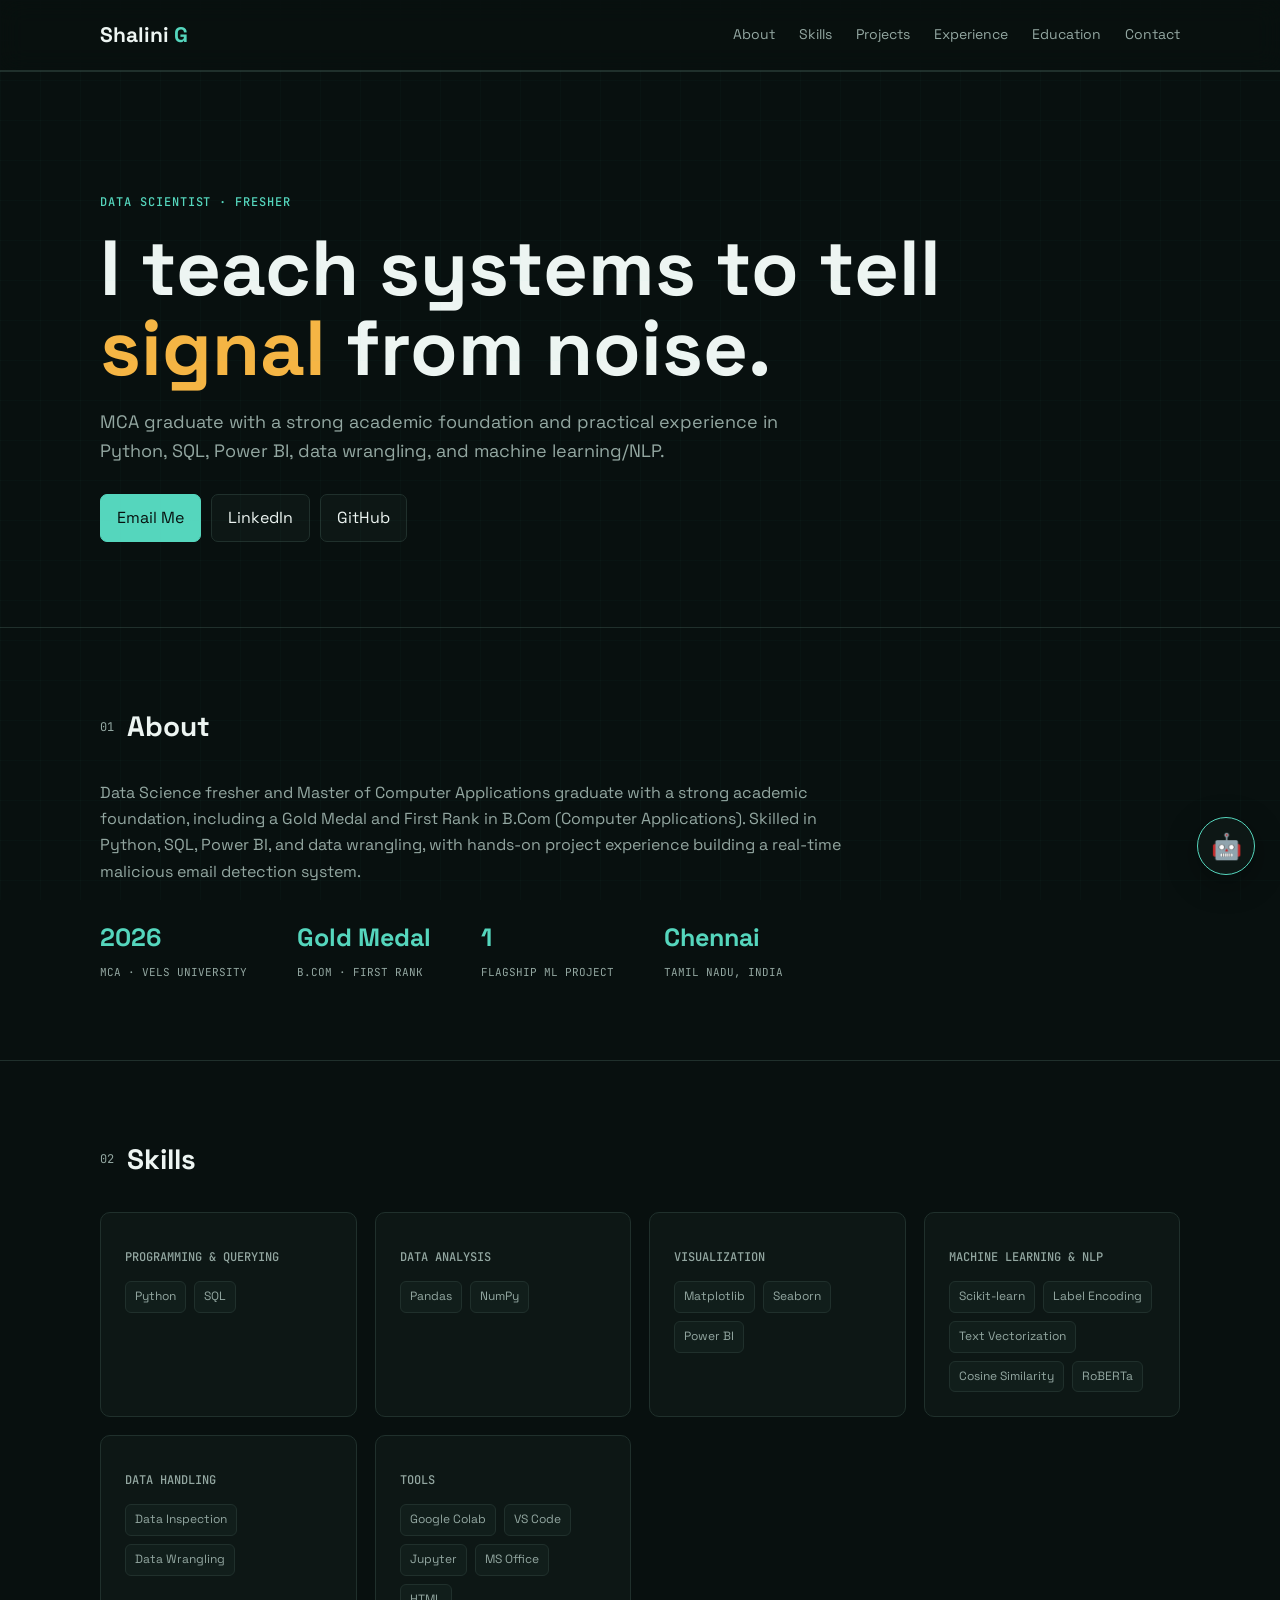
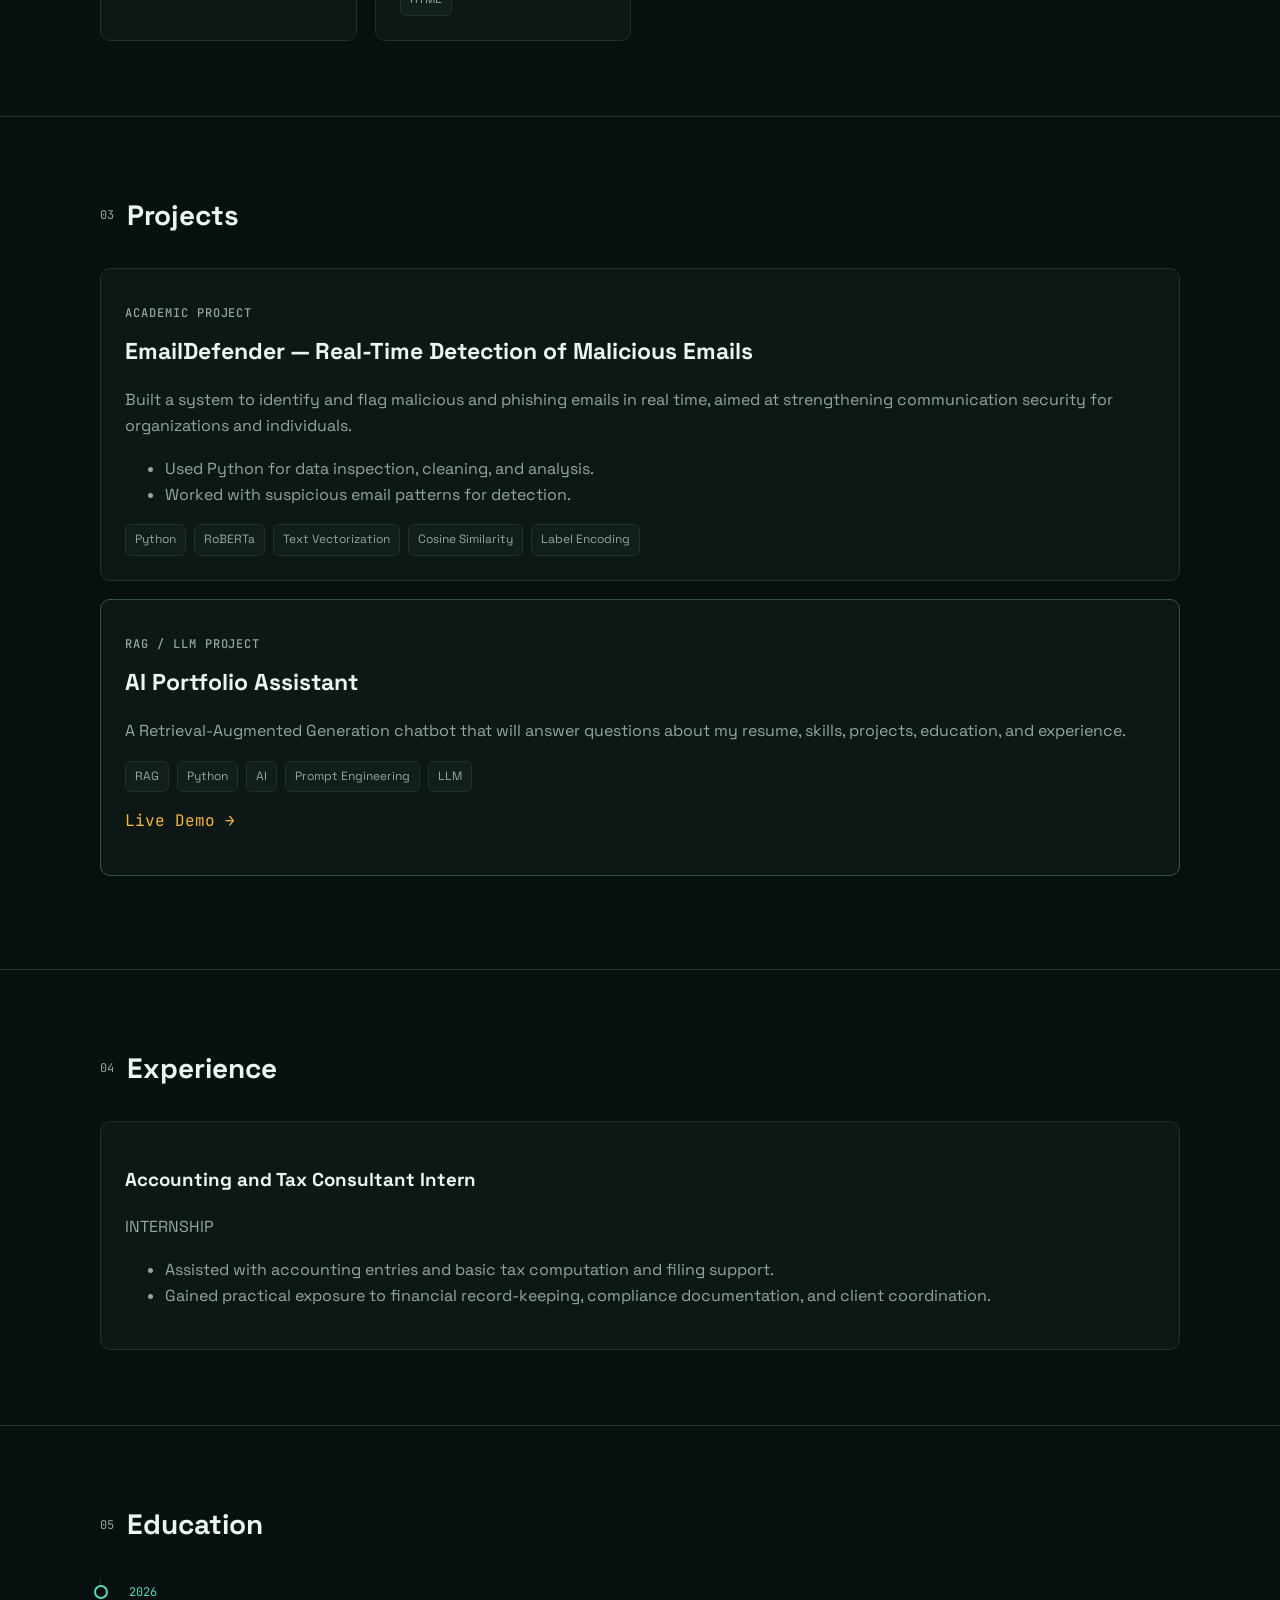
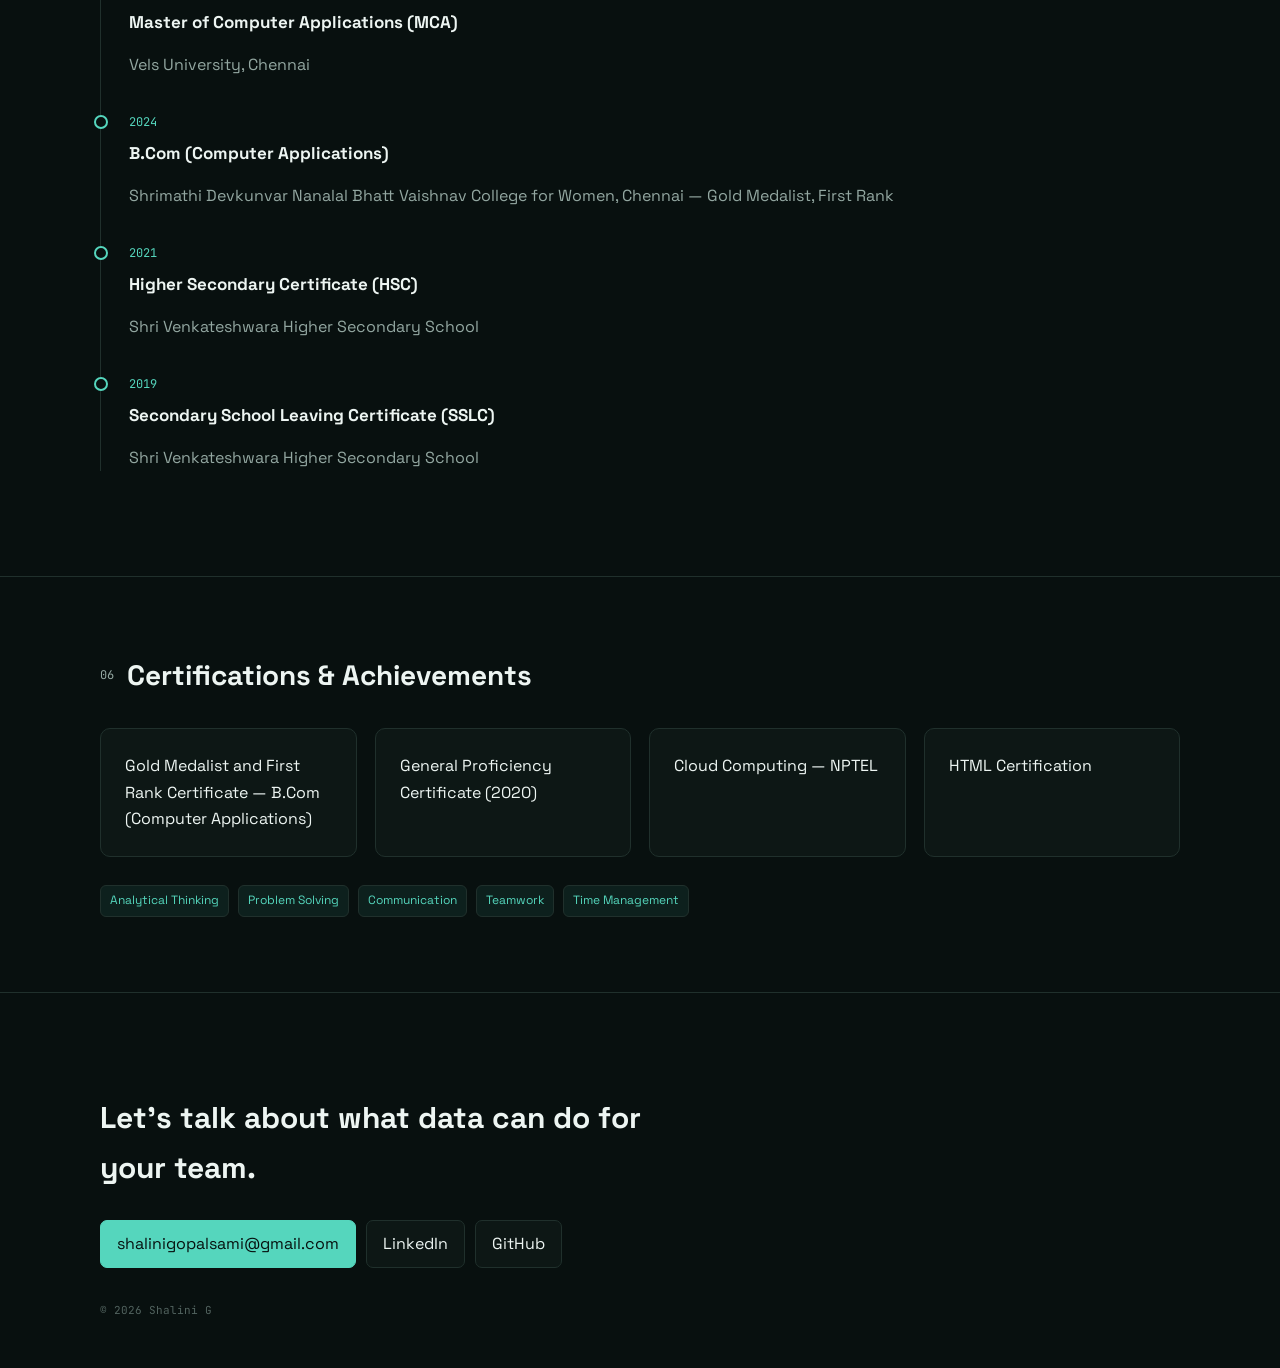
<file: index.html>
<!DOCTYPE html>
<html lang="en">
<head>
  <meta charset="UTF-8">
  <meta name="viewport" content="width=device-width, initial-scale=1.0">
  <title>Shalini G | Data Scientist</title>
  <link rel="stylesheet" href="style.css">
</head>
<body>
  <header class="navbar">
    <div class="container nav-inner">
      <a class="logo" href="#home">Shalini <span>G</span></a>
      <nav>
        <a href="#about">About</a>
        <a href="#skills">Skills</a>
        <a href="#projects">Projects</a>
        <a href="#experience">Experience</a>
        <a href="#education">Education</a>
        <a href="#contact">Contact</a>
      </nav>
    </div>
  </header>

  <main>
    <section id="home" class="hero">
      <div class="container">
        <p class="eyebrow">DATA SCIENTIST · FRESHER</p>
        <h1>I teach systems to tell <em>signal</em> from noise.</h1>
        <p class="hero-text">
          MCA graduate with a strong academic foundation and practical experience
          in Python, SQL, Power BI, data wrangling, and machine learning/NLP.
        </p>
        <div class="buttons">
          <a class="btn primary" href="mailto:shalinigopalsami@gmail.com">Email Me</a>
          <a class="btn" href="https://www.linkedin.com/in/shalini-g-950533277" target="_blank">LinkedIn</a>
          <a class="btn" href="https://github.com/shalini27831" target="_blank">GitHub</a>
        </div>
      </div>
    </section>

    <section id="about">
      <div class="container">
        <div class="section-title"><span>01</span><h2>About</h2></div>
        <p class="wide">
          Data Science fresher and Master of Computer Applications graduate with
          a strong academic foundation, including a Gold Medal and First Rank in
          B.Com (Computer Applications). Skilled in Python, SQL, Power BI, and
          data wrangling, with hands-on project experience building a real-time
          malicious email detection system.
        </p>
        <div class="stats">
          <div><strong>2026</strong><small>MCA · VELS UNIVERSITY</small></div>
          <div><strong>Gold Medal</strong><small>B.COM · FIRST RANK</small></div>
          <div><strong>1</strong><small>FLAGSHIP ML PROJECT</small></div>
          <div><strong>Chennai</strong><small>TAMIL NADU, INDIA</small></div>
        </div>
      </div>
    </section>

    <section id="skills">
      <div class="container">
        <div class="section-title"><span>02</span><h2>Skills</h2></div>
        <div class="cards">
          <article class="card"><h3>Programming & Querying</h3><div class="chips"><span>Python</span><span>SQL</span></div></article>
          <article class="card"><h3>Data Analysis</h3><div class="chips"><span>Pandas</span><span>NumPy</span></div></article>
          <article class="card"><h3>Visualization</h3><div class="chips"><span>Matplotlib</span><span>Seaborn</span><span>Power BI</span></div></article>
          <article class="card"><h3>Machine Learning & NLP</h3><div class="chips"><span>Scikit-learn</span><span>Label Encoding</span><span>Text Vectorization</span><span>Cosine Similarity</span><span>RoBERTa</span></div></article>
          <article class="card"><h3>Data Handling</h3><div class="chips"><span>Data Inspection</span><span>Data Wrangling</span></div></article>
          <article class="card"><h3>Tools</h3><div class="chips"><span>Google Colab</span><span>VS Code</span><span>Jupyter</span><span>MS Office</span><span>HTML</span></div></article>
        </div>
      </div>
    </section>

    <section id="projects">
      <div class="container">
        <div class="section-title"><span>03</span><h2>Projects</h2></div>
        <article class="project-card">
          <p class="label">ACADEMIC PROJECT</p>
          <h3>EmailDefender — Real-Time Detection of Malicious Emails</h3>
          <p>
            Built a system to identify and flag malicious and phishing emails in
            real time, aimed at strengthening communication security for
            organizations and individuals.
          </p>
          <ul>
            <li>Used Python for data inspection, cleaning, and analysis.</li>
            <li>Worked with suspicious email patterns for detection.</li>
          </ul>
          <div class="chips"><span>Python</span><span>RoBERTa</span><span>Text Vectorization</span><span>Cosine Similarity</span><span>Label Encoding</span></div>
        </article>

        <article class="project-card coming-soon">
          <p class="label">RAG / LLM PROJECT</p>
          <h3>AI Portfolio Assistant</h3>
          <p>
            A Retrieval-Augmented Generation chatbot that will answer questions
            about my resume, skills, projects, education, and experience.
          </p>
          <div class="chips"><span>RAG</span><span>Python</span><span>AI</span><span>Prompt Engineering</span><span>LLM</span></div>
          <p class="status">Live Demo →</p>
        </article>
      </div>
    </section>

    <section id="experience">
      <div class="container">
        <div class="section-title"><span>04</span><h2>Experience</h2></div>
        <article class="role">
          <h3>Accounting and Tax Consultant Intern</h3>
          <p class="muted">INTERNSHIP</p>
          <ul>
            <li>Assisted with accounting entries and basic tax computation and filing support.</li>
            <li>Gained practical exposure to financial record-keeping, compliance documentation, and client coordination.</li>
          </ul>
        </article>
      </div>
    </section>

    <section id="education">
      <div class="container">
        <div class="section-title"><span>05</span><h2>Education</h2></div>
        <div class="timeline">
          <div><b>2026</b><h3>Master of Computer Applications (MCA)</h3><p>Vels University, Chennai</p></div>
          <div><b>2024</b><h3>B.Com (Computer Applications)</h3><p>Shrimathi Devkunvar Nanalal Bhatt Vaishnav College for Women, Chennai — Gold Medalist, First Rank</p></div>
          <div><b>2021</b><h3>Higher Secondary Certificate (HSC)</h3><p>Shri Venkateshwara Higher Secondary School</p></div>
          <div><b>2019</b><h3>Secondary School Leaving Certificate (SSLC)</h3><p>Shri Venkateshwara Higher Secondary School</p></div>
        </div>
      </div>
    </section>

    <section id="achievements">
      <div class="container">
        <div class="section-title"><span>06</span><h2>Certifications & Achievements</h2></div>
        <div class="cards">
          <article class="card">Gold Medalist and First Rank Certificate — B.Com (Computer Applications)</article>
          <article class="card">General Proficiency Certificate (2020)</article>
          <article class="card">Cloud Computing — NPTEL</article>
          <article class="card">HTML Certification</article>
        </div>
        <div class="soft">
          <span>Analytical Thinking</span><span>Problem Solving</span><span>Communication</span><span>Teamwork</span><span>Time Management</span>
        </div>
      </div>
    </section>
  </main>

  <footer id="contact">
    <div class="container">
      <h2>Let's talk about what data can do for your team.</h2>
      <div class="buttons">
        <a class="btn primary" href="mailto:shalinigopalsami@gmail.com">shalinigopalsami@gmail.com</a>
        <a class="btn" href="https://www.linkedin.com/in/shalini-g-950533277" target="_blank">LinkedIn</a>
        <a class="btn" href="https://github.com/shalini27831" target="_blank">GitHub</a>
      </div>
      <p class="copyright">© 2026 Shalini G</p>
    </div>
  </footer>

  <!-- RAG chatbot will be connected here later. -->
  <button id="chatButton" class="chat-button" aria-label="Open AI Portfolio Assistant">🤖</button>

<div id="chatWindow" class="chat-window" style="display: none;">
  <div class="chat-header">
    <span>🤖 Ask Shalini</span>
    <button id="closeChat">×</button>
  </div>

  <div id="chatMessages" class="chat-messages">
    <div class="bot-message">
      Hi! I'm Shalini's AI portfolio assistant. Ask me about my skills, projects, education, or experience.
    </div>
  </div>

  <div class="chat-input-area">
    <input
      type="text"
      id="chatInput"
      placeholder="Ask me something..."
    />
    <button id="sendMessage">Send</button>
  </div>
</div>

<script src="script.js"></script>
</body>
</html>
</file>
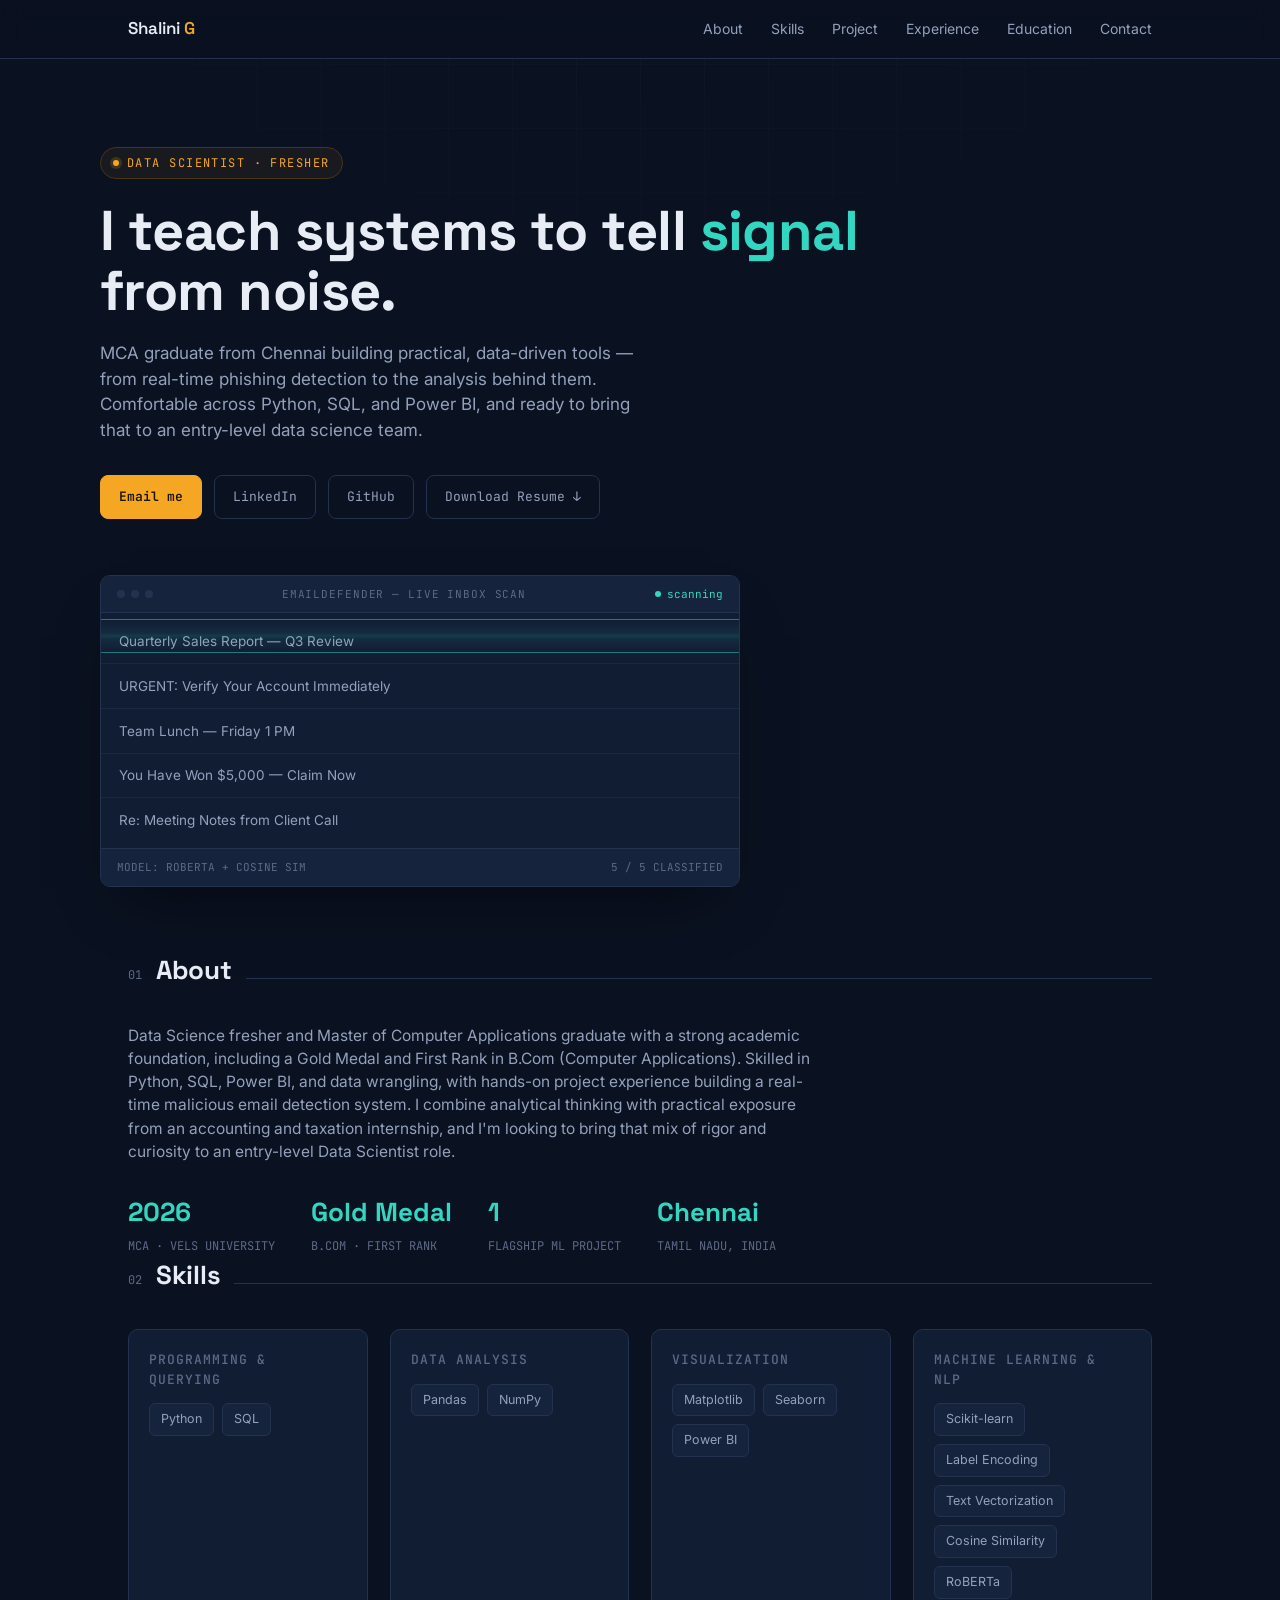
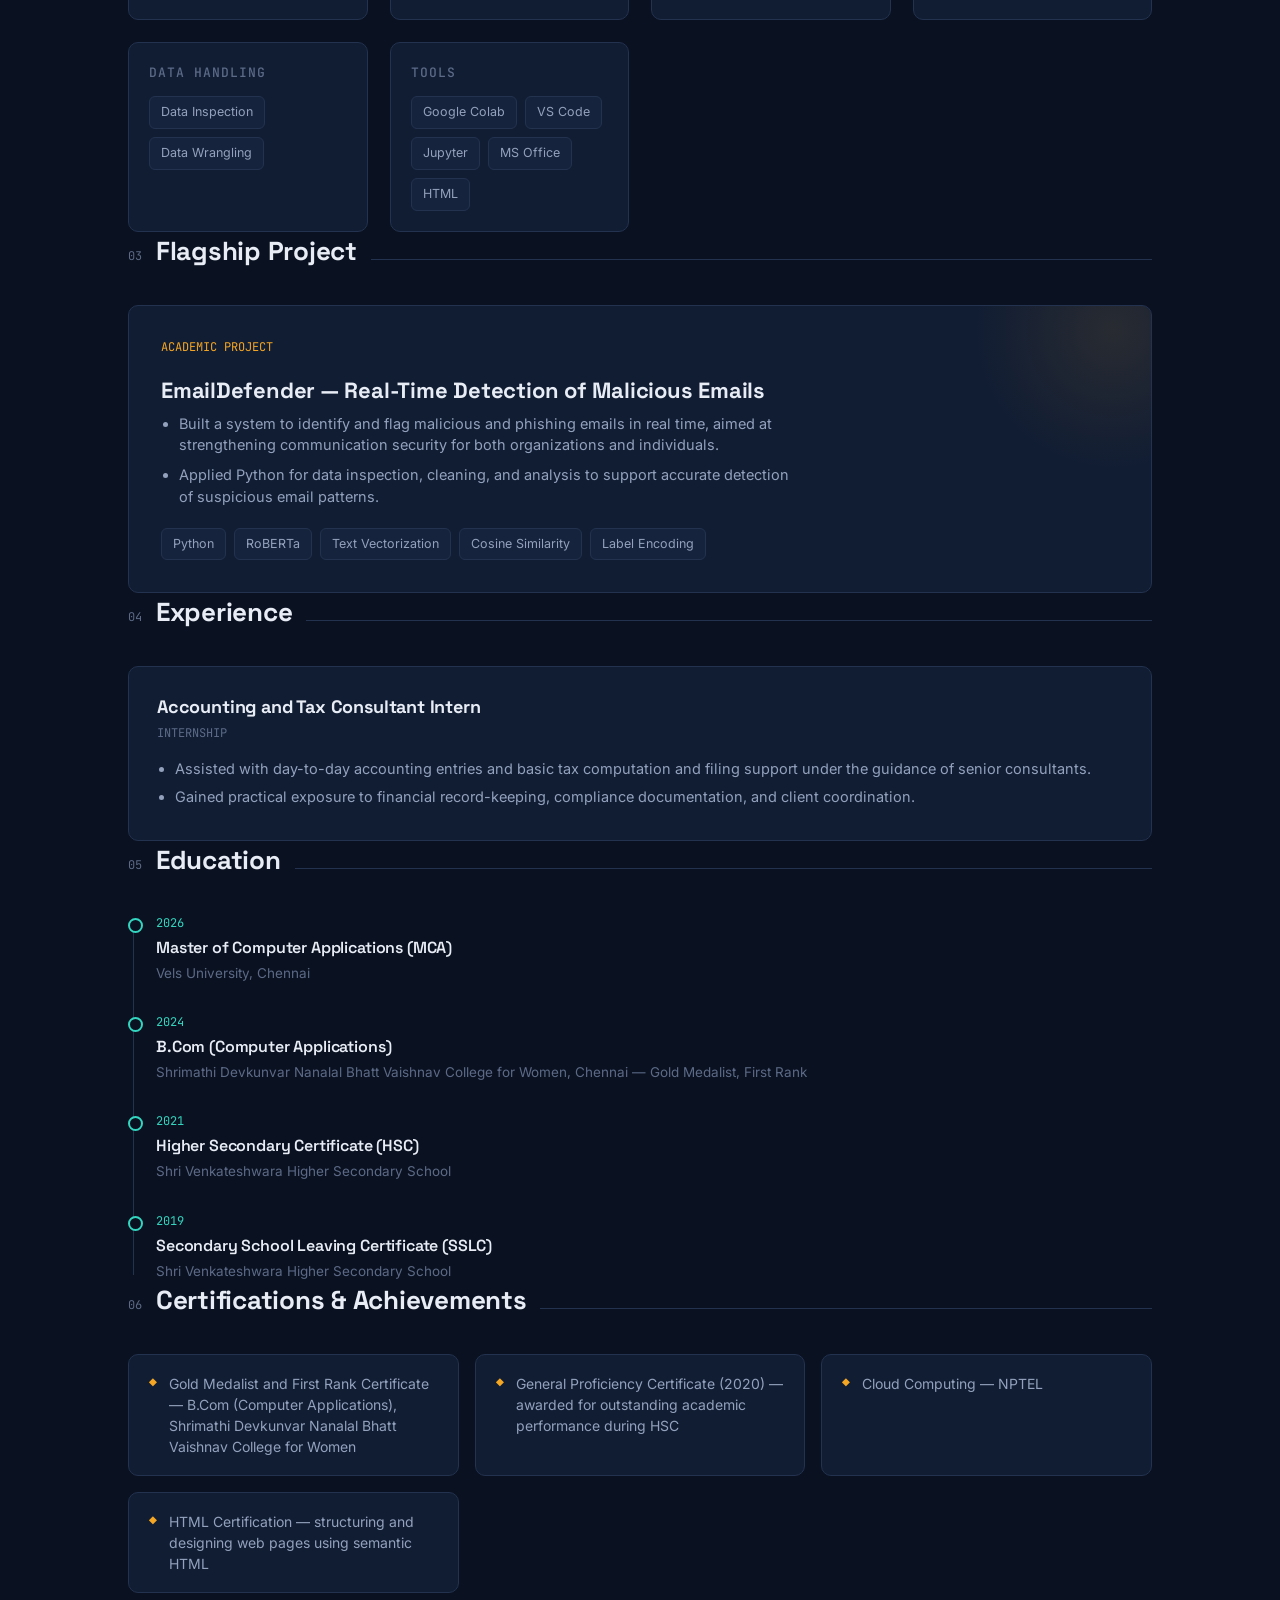
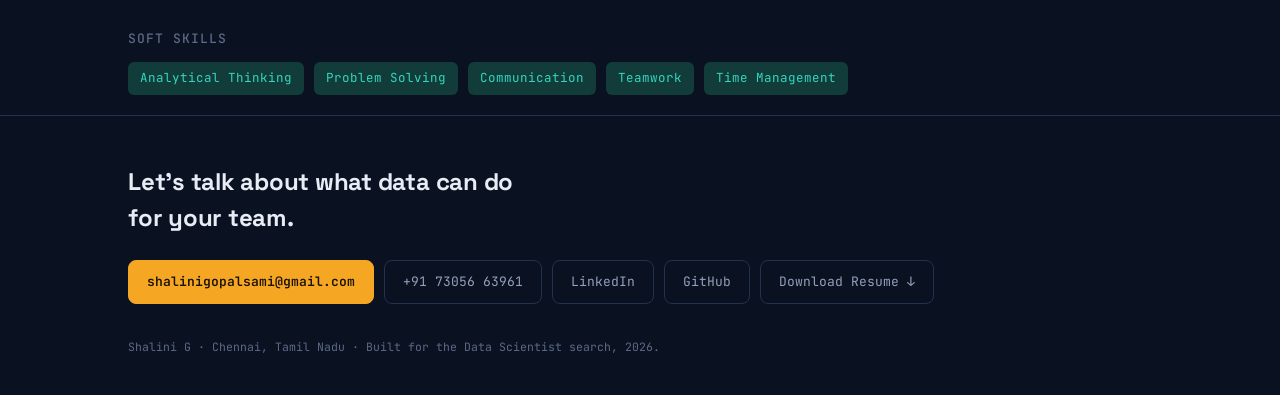
<file: Shalini_G_Portfolio (4).html>
<!DOCTYPE html>
<html lang="en">
<head>
<meta charset="UTF-8">
<meta name="viewport" content="width=device-width, initial-scale=1.0">
<title>Shalini G — Data Scientist</title>
<link rel="preconnect" href="https://fonts.googleapis.com">
<link rel="preconnect" href="https://fonts.gstatic.com" crossorigin>
<link href="https://fonts.googleapis.com/css2?family=Space+Grotesk:wght@400;500;600;700&family=Inter:wght@400;500;600&family=JetBrains+Mono:wght@400;500;600&display=swap" rel="stylesheet">
<style>
  :root{
    --bg:        #0A1120;
    --bg-soft:   #0E1729;
    --panel:     #111D33;
    --panel-2:   #16233D;
    --line:      #23324F;
    --text:      #E7ECF5;
    --text-dim:  #93A1BC;
    --text-mute: #5C6A87;
    --amber:     #F5A623;
    --amber-dim: #4A3416;
    --teal:      #33D6C0;
    --teal-dim:  #123C39;
    --radius:    10px;
    --maxw:      1080px;
  }

  *{box-sizing:border-box;}
  html{scroll-behavior:smooth;}
  body{
    margin:0;
    background:var(--bg);
    color:var(--text);
    font-family:'Inter', sans-serif;
    -webkit-font-smoothing:antialiased;
    line-height:1.5;
  }
  @media (prefers-reduced-motion: reduce){
    *{animation-duration:.001ms !important; animation-iteration-count:1 !important; transition-duration:.001ms !important;}
  }

  a{color:inherit;}
  .wrap{max-width:var(--maxw); margin:0 auto; padding:0 28px;}

  h1,h2,h3{font-family:'Space Grotesk', sans-serif; margin:0; letter-spacing:-0.01em;}
  .mono{font-family:'JetBrains Mono', monospace;}

  /* ---------- background texture ---------- */
  .grid-fade{
    position:fixed; inset:0; z-index:-1;
    background-image:
      linear-gradient(var(--line) 1px, transparent 1px),
      linear-gradient(90deg, var(--line) 1px, transparent 1px);
    background-size:64px 64px;
    opacity:.16;
    mask-image: radial-gradient(ellipse 90% 60% at 50% 0%, black 10%, transparent 75%);
  }

  /* ---------- nav ---------- */
  header{
    position:sticky; top:0; z-index:50;
    background:rgba(10,17,32,.82);
    backdrop-filter:blur(10px);
    border-bottom:1px solid var(--line);
  }
  nav.wrap{
    display:flex; align-items:center; justify-content:space-between;
    padding-top:16px; padding-bottom:16px;
  }
  .logo{font-family:'Space Grotesk'; font-weight:600; font-size:17px;}
  .logo span{color:var(--amber);}
  .navlinks{display:flex; gap:28px; font-size:14px; color:var(--text-dim);}
  .navlinks a{text-decoration:none; transition:color .15s;}
  .navlinks a:hover, .navlinks a:focus-visible{color:var(--text); outline:none;}
  .navlinks a:focus-visible{text-decoration:underline;}

  /* ---------- hero ---------- */
  .hero{padding:88px 0 64px;}
  .eyebrow{
    display:inline-flex; align-items:center; gap:8px;
    font-family:'JetBrains Mono'; font-size:12px; letter-spacing:.12em;
    color:var(--amber); text-transform:uppercase;
    border:1px solid var(--amber-dim); background:rgba(245,166,35,.06);
    padding:6px 12px; border-radius:100px; margin-bottom:22px;
  }
  .eyebrow::before{content:''; width:6px; height:6px; border-radius:50%; background:var(--amber); box-shadow:0 0 0 3px rgba(245,166,35,.18);}
  .hero h1{
    font-size:clamp(34px, 5vw, 56px); font-weight:700; line-height:1.08; max-width:820px;
  }
  .hero h1 em{font-style:normal; color:var(--teal);}
  .hero p.lead{
    margin-top:20px; max-width:560px; font-size:17px; color:var(--text-dim);
  }
  .hero-actions{display:flex; gap:12px; flex-wrap:wrap; margin-top:32px;}
  .btn{
    font-family:'JetBrains Mono'; font-size:13px; padding:11px 18px; border-radius:8px;
    text-decoration:none; display:inline-flex; align-items:center; gap:8px;
    border:1px solid var(--line); transition:border-color .15s, transform .15s, background .15s;
  }
  .btn:focus-visible{outline:2px solid var(--teal); outline-offset:2px;}
  .btn-primary{background:var(--amber); color:#1B1206; border-color:var(--amber); font-weight:600;}
  .btn-primary:hover{transform:translateY(-1px); background:#ffb948;}
  .btn-ghost{color:var(--text-dim);}
  .btn-ghost:hover{border-color:var(--teal); color:var(--text); transform:translateY(-1px);}

  /* ---------- signature widget: email scanner ---------- */
  .scanner{
    margin-top:56px; max-width:640px;
    background:var(--panel); border:1px solid var(--line); border-radius:var(--radius);
    overflow:hidden; box-shadow:0 30px 60px -30px rgba(0,0,0,.6);
  }
  .scanner-bar{
    display:flex; align-items:center; justify-content:space-between;
    padding:10px 16px; border-bottom:1px solid var(--line); background:var(--panel-2);
  }
  .scanner-bar .dots{display:flex; gap:6px;}
  .scanner-bar .dots span{width:8px; height:8px; border-radius:50%; background:var(--line);}
  .scanner-title{font-family:'JetBrains Mono'; font-size:11px; color:var(--text-mute); letter-spacing:.08em; text-transform:uppercase;}
  .scanner-live{font-family:'JetBrains Mono'; font-size:11px; color:var(--teal); display:flex; align-items:center; gap:6px;}
  .scanner-live::before{content:''; width:6px; height:6px; border-radius:50%; background:var(--teal); animation:pulse 1.6s infinite;}
  @keyframes pulse{0%,100%{opacity:1;}50%{opacity:.3;}}

  .scanner-body{position:relative; padding:6px 0;}
  .scan-line{
    position:absolute; left:0; right:0; height:34px;
    background:linear-gradient(180deg, transparent, rgba(51,214,192,.08) 40%, rgba(51,214,192,.16) 50%, rgba(51,214,192,.08) 60%, transparent);
    border-top:1px solid rgba(51,214,192,.5); border-bottom:1px solid rgba(51,214,192,.5);
    animation:sweep 6s linear infinite;
    pointer-events:none;
  }
  @keyframes sweep{
    0%{transform:translateY(0);}
    100%{transform:translateY(204px);}
  }
  .mail-row{
    display:flex; align-items:center; gap:14px;
    padding:11px 18px; font-size:13.5px; border-bottom:1px solid rgba(35,50,79,.5);
  }
  .mail-row:last-child{border-bottom:none;}
  .mail-subject{flex:1; color:var(--text-dim); white-space:nowrap; overflow:hidden; text-overflow:ellipsis;}
  .tag{
    font-family:'JetBrains Mono'; font-size:10.5px; letter-spacing:.06em; font-weight:600;
    padding:3px 9px; border-radius:5px; opacity:0; transform:translateX(6px);
  }
  .tag.safe{background:var(--teal-dim); color:var(--teal);}
  .tag.flag{background:var(--amber-dim); color:var(--amber);}
  .mail-row .tag{animation:reveal 6s linear infinite;}
  .mail-row:nth-child(1) .tag{animation-delay:.4s;}
  .mail-row:nth-child(2) .tag{animation-delay:1.4s;}
  .mail-row:nth-child(3) .tag{animation-delay:2.4s;}
  .mail-row:nth-child(4) .tag{animation-delay:3.4s;}
  .mail-row:nth-child(5) .tag{animation-delay:4.4s;}
  @keyframes reveal{
    0%{opacity:0; transform:translateX(6px);}
    5%{opacity:1; transform:translateX(0);}
    92%{opacity:1;}
    97%{opacity:0;}
    100%{opacity:0;}
  }
  .scanner-foot{
    display:flex; justify-content:space-between; padding:10px 16px;
    border-top:1px solid var(--line); background:var(--panel-2);
    font-family:'JetBrains Mono'; font-size:11px; color:var(--text-mute);
  }

  /* ---------- section shell ---------- */
  section{padding:72px 0;}
  .section-head{display:flex; align-items:baseline; gap:14px; margin-bottom:34px;}
  .section-num{font-family:'JetBrains Mono'; font-size:12px; color:var(--text-mute);}
  .section-head h2{font-size:26px;}
  .rule{height:1px; background:var(--line); flex:1;}

  /* ---------- about ---------- */
  #about p{max-width:700px; color:var(--text-dim); font-size:15.5px;}
  .stat-row{display:flex; gap:36px; margin-top:30px; flex-wrap:wrap;}
  .stat b{display:block; font-family:'Space Grotesk'; font-size:26px; color:var(--teal);}
  .stat span{font-size:12px; color:var(--text-mute); font-family:'JetBrains Mono';}

  /* ---------- skills ---------- */
  .skill-groups{display:grid; grid-template-columns:repeat(auto-fit, minmax(230px,1fr)); gap:22px;}
  .skill-card{background:var(--panel); border:1px solid var(--line); border-radius:var(--radius); padding:20px;}
  .skill-card h3{font-size:13px; font-family:'JetBrains Mono'; color:var(--text-mute); text-transform:uppercase; letter-spacing:.08em; margin-bottom:14px; font-weight:500;}
  .chip-row{display:flex; flex-wrap:wrap; gap:8px;}
  .chip{
    font-size:12.5px; padding:6px 11px; border-radius:6px;
    background:var(--panel-2); border:1px solid var(--line); color:var(--text-dim);
  }

  /* ---------- project ---------- */
  .project{
    background:var(--panel); border:1px solid var(--line); border-radius:var(--radius);
    padding:32px; position:relative; overflow:hidden;
  }
  .project::before{
    content:''; position:absolute; top:-40%; right:-10%; width:280px; height:280px;
    background:radial-gradient(circle, rgba(245,166,35,.10), transparent 70%);
  }
  .project h3{font-size:22px; margin-bottom:6px; max-width:640px;}
  .project .tagline{font-family:'JetBrains Mono'; font-size:12px; color:var(--amber); margin-bottom:18px;}
  .project ul{margin:0; padding-left:18px; color:var(--text-dim); font-size:14.5px; max-width:640px;}
  .project li{margin-bottom:8px;}
  .stack-row{display:flex; flex-wrap:wrap; gap:8px; margin-top:20px;}

  /* ---------- timeline (education) ---------- */
  .timeline{position:relative; padding-left:28px; max-width:680px;}
  .timeline::before{content:''; position:absolute; left:5px; top:6px; bottom:6px; width:1px; background:var(--line);}
  .tl-item{position:relative; padding-bottom:30px;}
  .tl-item:last-child{padding-bottom:0;}
  .tl-item::before{
    content:''; position:absolute; left:-28px; top:4px; width:11px; height:11px; border-radius:50%;
    background:var(--bg); border:2px solid var(--teal);
  }
  .tl-year{font-family:'JetBrains Mono'; font-size:12px; color:var(--teal); margin-bottom:4px;}
  .tl-item h3{font-size:16px; font-weight:600;}
  .tl-item p{margin:3px 0 0; color:var(--text-mute); font-size:13.5px;}

  /* ---------- internship ---------- */
  .role-card{background:var(--panel); border:1px solid var(--line); border-radius:var(--radius); padding:26px 28px;}
  .role-card h3{font-size:18px;}
  .role-meta{font-family:'JetBrains Mono'; font-size:12px; color:var(--text-mute); margin-top:4px;}
  .role-card ul{color:var(--text-dim); font-size:14.5px; margin:16px 0 0; padding-left:18px;}
  .role-card li{margin-bottom:6px;}

  /* ---------- achievements ---------- */
  .ach-list{display:grid; grid-template-columns:repeat(auto-fit,minmax(260px,1fr)); gap:16px;}
  .ach{
    border:1px solid var(--line); border-radius:var(--radius); padding:18px 20px; background:var(--panel);
    font-size:14px; color:var(--text-dim); display:flex; gap:12px; align-items:flex-start;
  }
  .ach .mark{color:var(--amber); font-family:'JetBrains Mono'; font-size:13px; flex-shrink:0;}

  /* ---------- soft skills ---------- */
  .soft-row{display:flex; flex-wrap:wrap; gap:10px;}
  .soft-row .chip{background:var(--teal-dim); border-color:transparent; color:var(--teal); font-family:'JetBrains Mono';}

  /* ---------- footer ---------- */
  footer{border-top:1px solid var(--line); padding:48px 0 40px; margin-top:20px;}
  .foot-grid{display:flex; justify-content:space-between; align-items:flex-end; flex-wrap:wrap; gap:24px;}
  footer h2{font-size:24px; max-width:420px;}
  .foot-links{display:flex; gap:10px; flex-wrap:wrap;}
  .copy{margin-top:34px; font-family:'JetBrains Mono'; font-size:11.5px; color:var(--text-mute);}

  @media (max-width:640px){
    .navlinks{display:none;}
    .hero{padding:56px 0 40px;}
    section{padding:52px 0;}
    .project{padding:24px;}
  }
</style>
</head>
<body>

<div class="grid-fade"></div>

<header>
  <nav class="wrap">
    <div class="logo">Shalini <span>G</span></div>
    <div class="navlinks">
      <a href="#about">About</a>
      <a href="#skills">Skills</a>
      <a href="#project">Project</a>
      <a href="#experience">Experience</a>
      <a href="#education">Education</a>
      <a href="#contact">Contact</a>
    </div>
  </nav>
</header>

<main>
  <section class="hero wrap">
    <div class="eyebrow">Data Scientist · Fresher</div>
    <h1>I teach systems to tell <em>signal</em> from noise.</h1>
    <p class="lead">MCA graduate from Chennai building practical, data-driven tools — from real-time phishing detection to the analysis behind them. Comfortable across Python, SQL, and Power BI, and ready to bring that to an entry-level data science team.</p>
    <div class="hero-actions">
      <a class="btn btn-primary email-copy" href="mailto:shalinigopalsami@gmail.com" data-email="shalinigopalsami@gmail.com">
        <span class="btn-label">Email me</span>
      </a>
      <a class="btn btn-ghost" href="https://www.linkedin.com/in/shalini-g-950533277" target="_blank" rel="noopener">LinkedIn</a>
      <a class="btn btn-ghost" href="https://github.com/shalini27831" target="_blank" rel="noopener">GitHub</a>
      <a class="btn btn-ghost" id="resumeBtnHero" href="[data-uri]" download="Shalini_G_Resume.pdf">Download Resume ↓</a>
    </div>

    <div class="scanner" aria-hidden="true">
      <div class="scanner-bar">
        <div class="dots"><span></span><span></span><span></span></div>
        <div class="scanner-title">EmailDefender — live inbox scan</div>
        <div class="scanner-live">scanning</div>
      </div>
      <div class="scanner-body">
        <div class="scan-line"></div>
        <div class="mail-row"><span class="mail-subject">Quarterly Sales Report — Q3 Review</span><span class="tag safe">SAFE</span></div>
        <div class="mail-row"><span class="mail-subject">URGENT: Verify Your Account Immediately</span><span class="tag flag">PHISHING</span></div>
        <div class="mail-row"><span class="mail-subject">Team Lunch — Friday 1 PM</span><span class="tag safe">SAFE</span></div>
        <div class="mail-row"><span class="mail-subject">You Have Won $5,000 — Claim Now</span><span class="tag flag">PHISHING</span></div>
        <div class="mail-row"><span class="mail-subject">Re: Meeting Notes from Client Call</span><span class="tag safe">SAFE</span></div>
      </div>
      <div class="scanner-foot">
        <span>MODEL: ROBERTA + COSINE SIM</span>
        <span>5 / 5 CLASSIFIED</span>
      </div>
    </div>
  </section>

  <section id="about" class="wrap">
    <div class="section-head"><span class="section-num">01</span><h2>About</h2><div class="rule"></div></div>
    <p>Data Science fresher and Master of Computer Applications graduate with a strong academic foundation, including a Gold Medal and First Rank in B.Com (Computer Applications). Skilled in Python, SQL, Power BI, and data wrangling, with hands-on project experience building a real-time malicious email detection system. I combine analytical thinking with practical exposure from an accounting and taxation internship, and I'm looking to bring that mix of rigor and curiosity to an entry-level Data Scientist role.</p>
    <div class="stat-row">
      <div class="stat"><b>2026</b><span>MCA · VELS UNIVERSITY</span></div>
      <div class="stat"><b>Gold Medal</b><span>B.COM · FIRST RANK</span></div>
      <div class="stat"><b>1</b><span>FLAGSHIP ML PROJECT</span></div>
      <div class="stat"><b>Chennai</b><span>TAMIL NADU, INDIA</span></div>
    </div>
  </section>

  <section id="skills" class="wrap">
    <div class="section-head"><span class="section-num">02</span><h2>Skills</h2><div class="rule"></div></div>
    <div class="skill-groups">
      <div class="skill-card">
        <h3>Programming &amp; Querying</h3>
        <div class="chip-row"><span class="chip">Python</span><span class="chip">SQL</span></div>
      </div>
      <div class="skill-card">
        <h3>Data Analysis</h3>
        <div class="chip-row"><span class="chip">Pandas</span><span class="chip">NumPy</span></div>
      </div>
      <div class="skill-card">
        <h3>Visualization</h3>
        <div class="chip-row"><span class="chip">Matplotlib</span><span class="chip">Seaborn</span><span class="chip">Power BI</span></div>
      </div>
      <div class="skill-card">
        <h3>Machine Learning &amp; NLP</h3>
        <div class="chip-row"><span class="chip">Scikit-learn</span><span class="chip">Label Encoding</span><span class="chip">Text Vectorization</span><span class="chip">Cosine Similarity</span><span class="chip">RoBERTa</span></div>
      </div>
      <div class="skill-card">
        <h3>Data Handling</h3>
        <div class="chip-row"><span class="chip">Data Inspection</span><span class="chip">Data Wrangling</span></div>
      </div>
      <div class="skill-card">
        <h3>Tools</h3>
        <div class="chip-row"><span class="chip">Google Colab</span><span class="chip">VS Code</span><span class="chip">Jupyter</span><span class="chip">MS Office</span><span class="chip">HTML</span></div>
      </div>
    </div>
  </section>

  <section id="project" class="wrap">
    <div class="section-head"><span class="section-num">03</span><h2>Flagship Project</h2><div class="rule"></div></div>
    <div class="project">
      <div class="tagline">ACADEMIC PROJECT</div>
      <h3>EmailDefender — Real-Time Detection of Malicious Emails</h3>
      <ul>
        <li>Built a system to identify and flag malicious and phishing emails in real time, aimed at strengthening communication security for both organizations and individuals.</li>
        <li>Applied Python for data inspection, cleaning, and analysis to support accurate detection of suspicious email patterns.</li>
      </ul>
      <div class="stack-row">
        <span class="chip">Python</span><span class="chip">RoBERTa</span><span class="chip">Text Vectorization</span><span class="chip">Cosine Similarity</span><span class="chip">Label Encoding</span>
      </div>
    </div>
  </section>

  <section id="experience" class="wrap">
    <div class="section-head"><span class="section-num">04</span><h2>Experience</h2><div class="rule"></div></div>
    <div class="role-card">
      <h3>Accounting and Tax Consultant Intern</h3>
      <div class="role-meta">INTERNSHIP</div>
      <ul>
        <li>Assisted with day-to-day accounting entries and basic tax computation and filing support under the guidance of senior consultants.</li>
        <li>Gained practical exposure to financial record-keeping, compliance documentation, and client coordination.</li>
      </ul>
    </div>
  </section>

  <section id="education" class="wrap">
    <div class="section-head"><span class="section-num">05</span><h2>Education</h2><div class="rule"></div></div>
    <div class="timeline">
      <div class="tl-item">
        <div class="tl-year">2026</div>
        <h3>Master of Computer Applications (MCA)</h3>
        <p>Vels University, Chennai</p>
      </div>
      <div class="tl-item">
        <div class="tl-year">2024</div>
        <h3>B.Com (Computer Applications)</h3>
        <p>Shrimathi Devkunvar Nanalal Bhatt Vaishnav College for Women, Chennai — Gold Medalist, First Rank</p>
      </div>
      <div class="tl-item">
        <div class="tl-year">2021</div>
        <h3>Higher Secondary Certificate (HSC)</h3>
        <p>Shri Venkateshwara Higher Secondary School</p>
      </div>
      <div class="tl-item">
        <div class="tl-year">2019</div>
        <h3>Secondary School Leaving Certificate (SSLC)</h3>
        <p>Shri Venkateshwara Higher Secondary School</p>
      </div>
    </div>
  </section>

  <section id="achievements" class="wrap">
    <div class="section-head"><span class="section-num">06</span><h2>Certifications &amp; Achievements</h2><div class="rule"></div></div>
    <div class="ach-list">
      <div class="ach"><span class="mark">◆</span>Gold Medalist and First Rank Certificate — B.Com (Computer Applications), Shrimathi Devkunvar Nanalal Bhatt Vaishnav College for Women</div>
      <div class="ach"><span class="mark">◆</span>General Proficiency Certificate (2020) — awarded for outstanding academic performance during HSC</div>
      <div class="ach"><span class="mark">◆</span>Cloud Computing — NPTEL</div>
      <div class="ach"><span class="mark">◆</span>HTML Certification — structuring and designing web pages using semantic HTML</div>
    </div>

    <div style="margin-top:36px;">
      <h3 style="font-size:13px; font-family:'JetBrains Mono'; color:var(--text-mute); text-transform:uppercase; letter-spacing:.08em; margin-bottom:14px; font-weight:500;">Soft Skills</h3>
      <div class="soft-row">
        <span class="chip">Analytical Thinking</span>
        <span class="chip">Problem Solving</span>
        <span class="chip">Communication</span>
        <span class="chip">Teamwork</span>
        <span class="chip">Time Management</span>
      </div>
    </div>
  </section>
</main>

<footer id="contact">
  <div class="wrap">
    <div class="foot-grid">
      <h2>Let's talk about what data can do for your team.</h2>
      <div class="foot-links">
        <a class="btn btn-primary email-copy" href="mailto:shalinigopalsami@gmail.com" data-email="shalinigopalsami@gmail.com">
          <span class="btn-label">shalinigopalsami@gmail.com</span>
        </a>
        <a class="btn btn-ghost" href="tel:+917305663961">+91 73056 63961</a>
        <a class="btn btn-ghost" href="https://www.linkedin.com/in/shalini-g-950533277" target="_blank" rel="noopener">LinkedIn</a>
        <a class="btn btn-ghost" href="https://github.com/shalini27831" target="_blank" rel="noopener">GitHub</a>
        <a class="btn btn-ghost" id="resumeBtnFoot" href="[data-uri]" download="Shalini_G_Resume.pdf">Download Resume ↓</a>
      </div>
    </div>
    <div class="copy">Shalini G · Chennai, Tamil Nadu · Built for the Data Scientist search, 2026.</div>
  </div>
</footer>

<script>
  document.querySelectorAll('.email-copy').forEach(function(btn){
    btn.addEventListener('click', function(){
      var email = btn.getAttribute('data-email');
      var label = btn.querySelector('.btn-label');
      var original = label.textContent;
      if(navigator.clipboard){
        navigator.clipboard.writeText(email).then(function(){
          label.textContent = 'Copied ' + email;
          setTimeout(function(){ label.textContent = original; }, 2200);
        }).catch(function(){ /* mailto: link still fires as fallback */ });
      }
    });
  });
</script>
</body>
</html>
</file>
<file: style.css>
@import url('https://fonts.googleapis.com/css2?family=JetBrains+Mono:wght@400;500&family=Space+Grotesk:wght@400;500;600;700&display=swap');

:root {
  --bg:#08100f; --panel:#0d1715; --panel2:#111e1b;
  --line:#20302c; --text:#edf5f2; --muted:#93a7a1;
  --teal:#55d6bd; --amber:#f5b544;
}
*{box-sizing:border-box}
html{scroll-behavior:smooth}
body{margin:0;background:var(--bg);color:var(--text);font-family:"Space Grotesk",sans-serif;line-height:1.65}
body:before{content:"";position:fixed;inset:0;pointer-events:none;background-image:linear-gradient(rgba(85,214,189,.025) 1px,transparent 1px),linear-gradient(90deg,rgba(85,214,189,.025) 1px,transparent 1px);background-size:40px 40px}
.container{width:min(1080px,90%);margin:auto}
.navbar{position:sticky;top:0;z-index:10;background:rgba(8,16,15,.88);backdrop-filter:blur(12px);border-bottom:1px solid var(--line)}
.nav-inner{height:70px;display:flex;align-items:center;justify-content:space-between}
.logo{font-size:21px;font-weight:700;color:var(--text);text-decoration:none}.logo span{color:var(--teal)}
nav{display:flex;gap:24px}nav a{color:var(--muted);text-decoration:none;font-size:14px}nav a:hover{color:var(--teal)}
.hero{padding:110px 0 85px}.eyebrow,.label{font:500 12px "JetBrains Mono",monospace;color:var(--teal);letter-spacing:.08em}
h1{font-size:clamp(42px,7vw,78px);line-height:1.03;max-width:900px;margin:18px 0}
h1 em{color:var(--amber);font-style:normal}.hero-text{max-width:720px;color:var(--muted);font-size:18px}
.buttons{display:flex;gap:10px;flex-wrap:wrap;margin-top:28px}.btn{display:inline-block;border:1px solid var(--line);padding:10px 16px;border-radius:7px;color:var(--text);text-decoration:none;background:var(--panel)}.btn:hover{border-color:var(--teal)}.btn.primary{background:var(--teal);color:#07110f;border-color:var(--teal)}
section{padding:75px 0;border-top:1px solid var(--line)}.section-title{display:flex;align-items:center;gap:13px;margin-bottom:30px}.section-title span{font:12px "JetBrains Mono";color:var(--muted)}.section-title h2{font-size:28px;margin:0}.wide{max-width:760px;color:var(--muted);font-size:16px}
.stats{display:flex;gap:50px;flex-wrap:wrap;margin-top:32px}.stats strong{display:block;color:var(--teal);font-size:25px}.stats small{font:11px "JetBrains Mono";color:var(--muted)}
.cards{display:grid;grid-template-columns:repeat(auto-fit,minmax(220px,1fr));gap:18px}.card,.project-card,.role{background:var(--panel);border:1px solid var(--line);border-radius:10px;padding:24px}.card h3{font:500 12px "JetBrains Mono";color:var(--muted);text-transform:uppercase}.chips{display:flex;flex-wrap:wrap;gap:8px;margin-top:16px}.chips span,.soft span{padding:5px 9px;border-radius:6px;background:var(--panel2);border:1px solid var(--line);font-size:12px;color:var(--muted)}
.project-card{margin-bottom:18px}.project-card h3{font-size:23px;margin:7px 0}.project-card p,.project-card li,.role li{color:var(--muted)}.coming-soon{border-color:#36554d}.status{color:var(--amber)!important;font-family:"JetBrains Mono"}
.timeline{border-left:1px solid var(--line);padding-left:28px}.timeline>div{position:relative;margin-bottom:30px}.timeline>div:before{content:"";position:absolute;left:-35px;top:7px;width:10px;height:10px;border:2px solid var(--teal);border-radius:50%;background:var(--bg)}.timeline b{font:12px "JetBrains Mono";color:var(--teal)}.timeline h3{margin:4px 0;font-size:17px}.timeline p,.muted{color:var(--muted)}
.soft{display:flex;gap:9px;flex-wrap:wrap;margin-top:28px}.soft span{background:rgba(85,214,189,.08);color:var(--teal)}
footer{padding:75px 0 40px;border-top:1px solid var(--line)}footer h2{max-width:600px;font-size:30px}.copyright{color:#52635f;font:11px "JetBrains Mono";margin-top:35px}
.chat-button{position:fixed;right:25px;bottom:25px;width:58px;height:58px;border:1px solid var(--teal);border-radius:50%;background:var(--panel);color:var(--text);font-size:25px;cursor:pointer;box-shadow:0 8px 30px rgba(0,0,0,.35)}.chat-button:hover{transform:translateY(-2px)}
@media(max-width:760px){nav{display:none}.hero{padding:80px 0 60px}.stats{gap:25px}section{padding:55px 0}}
</file>
